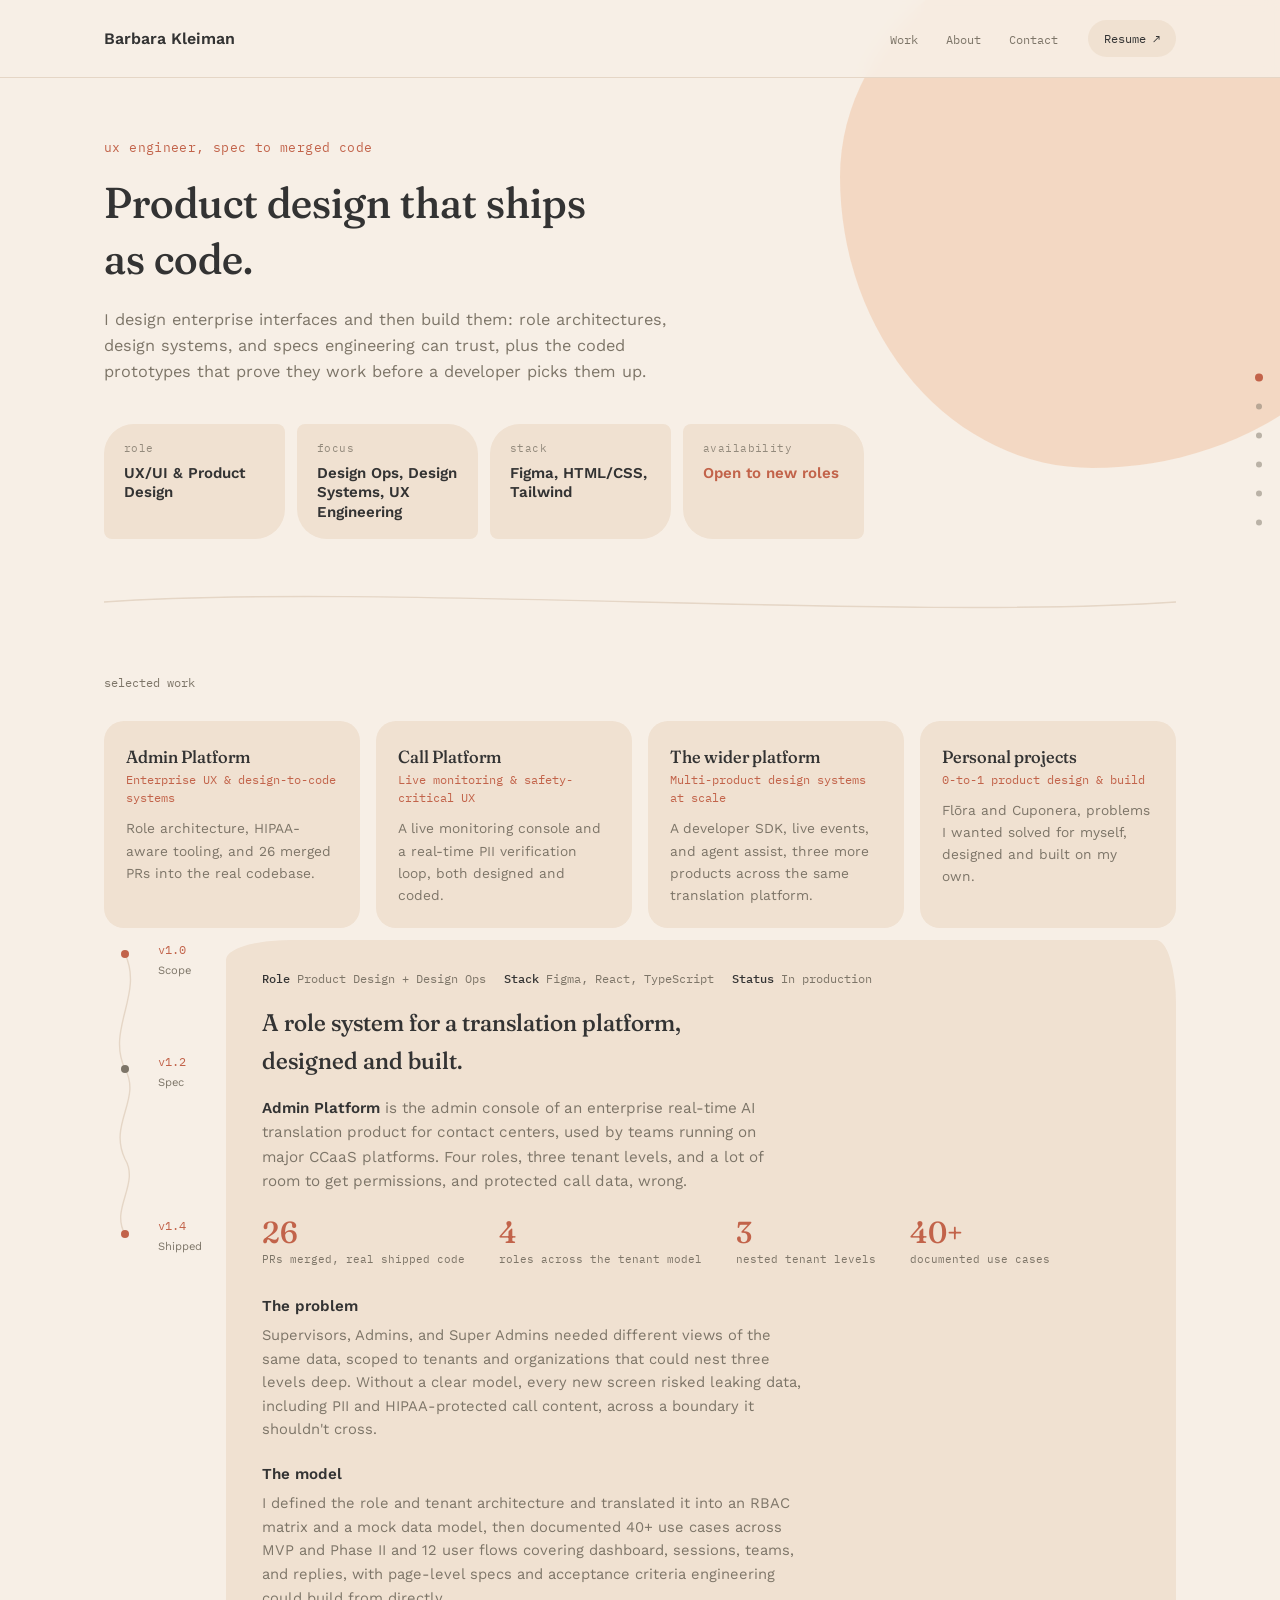
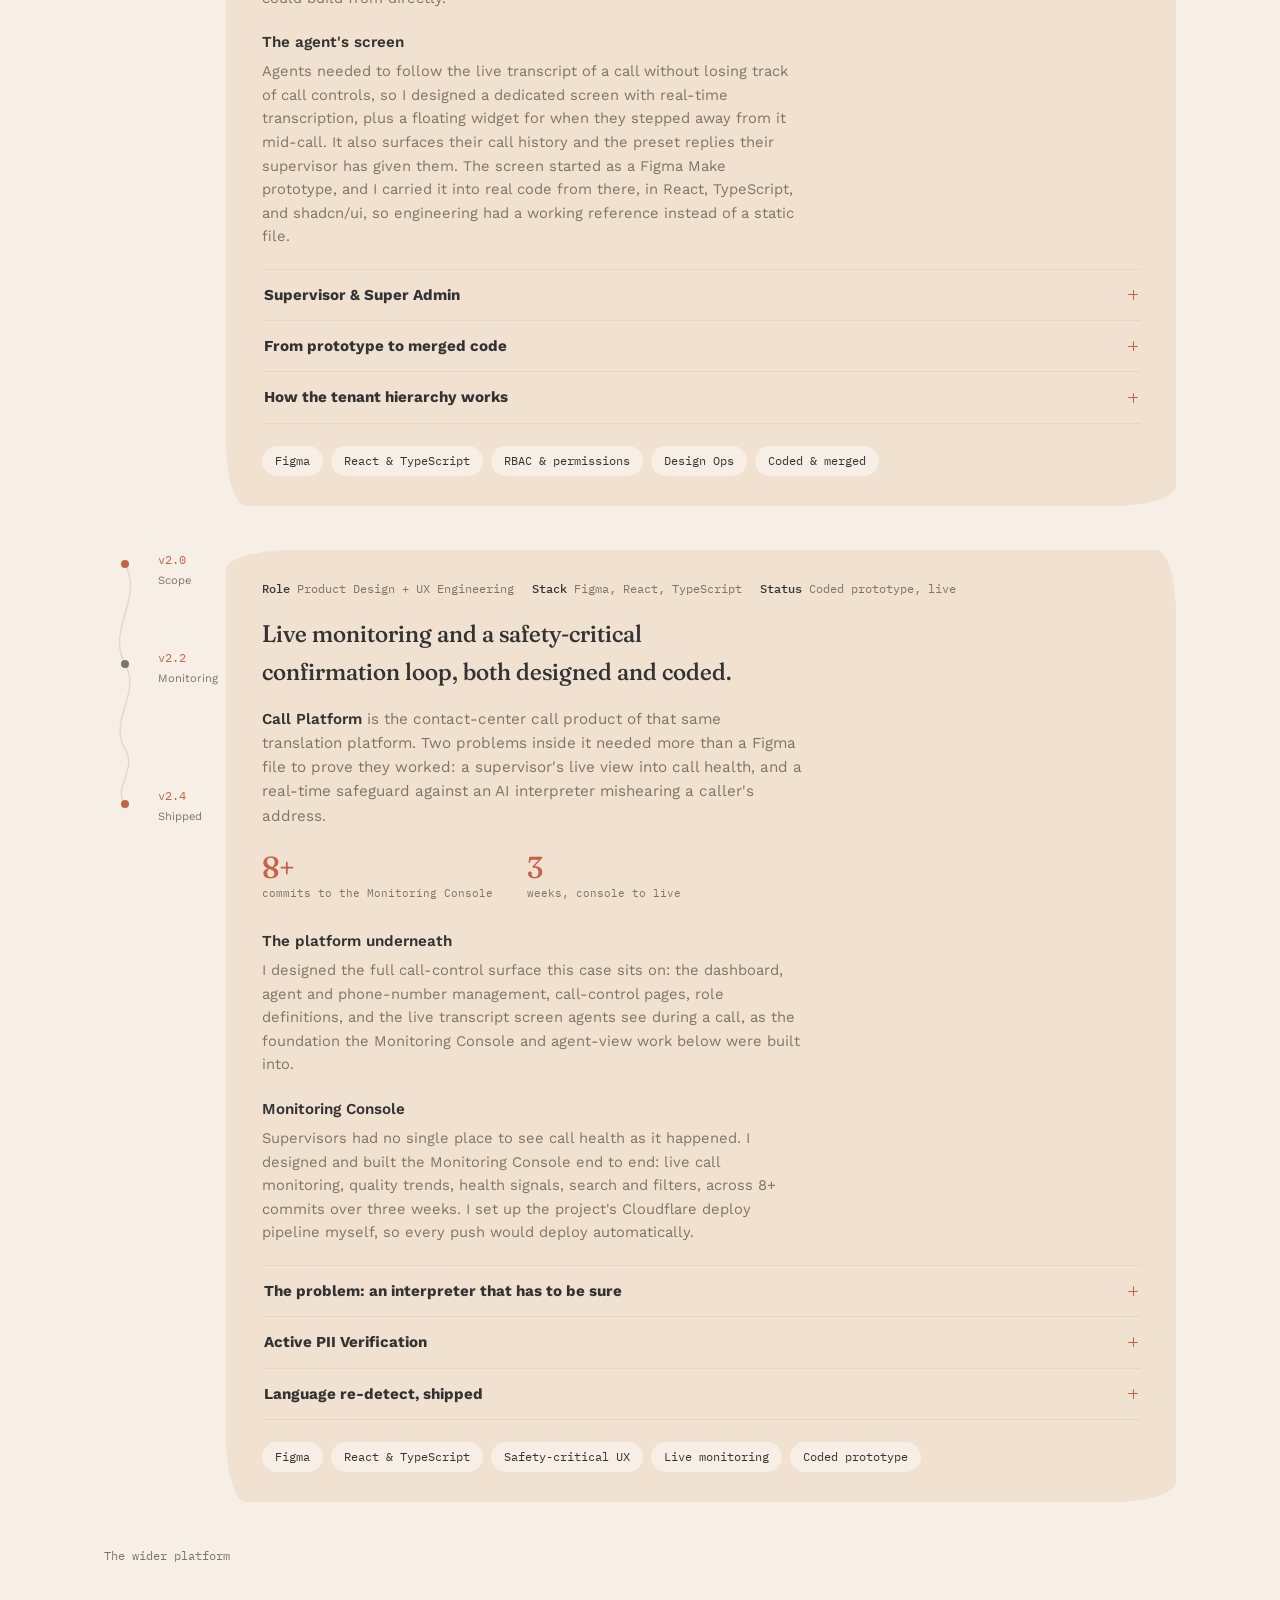
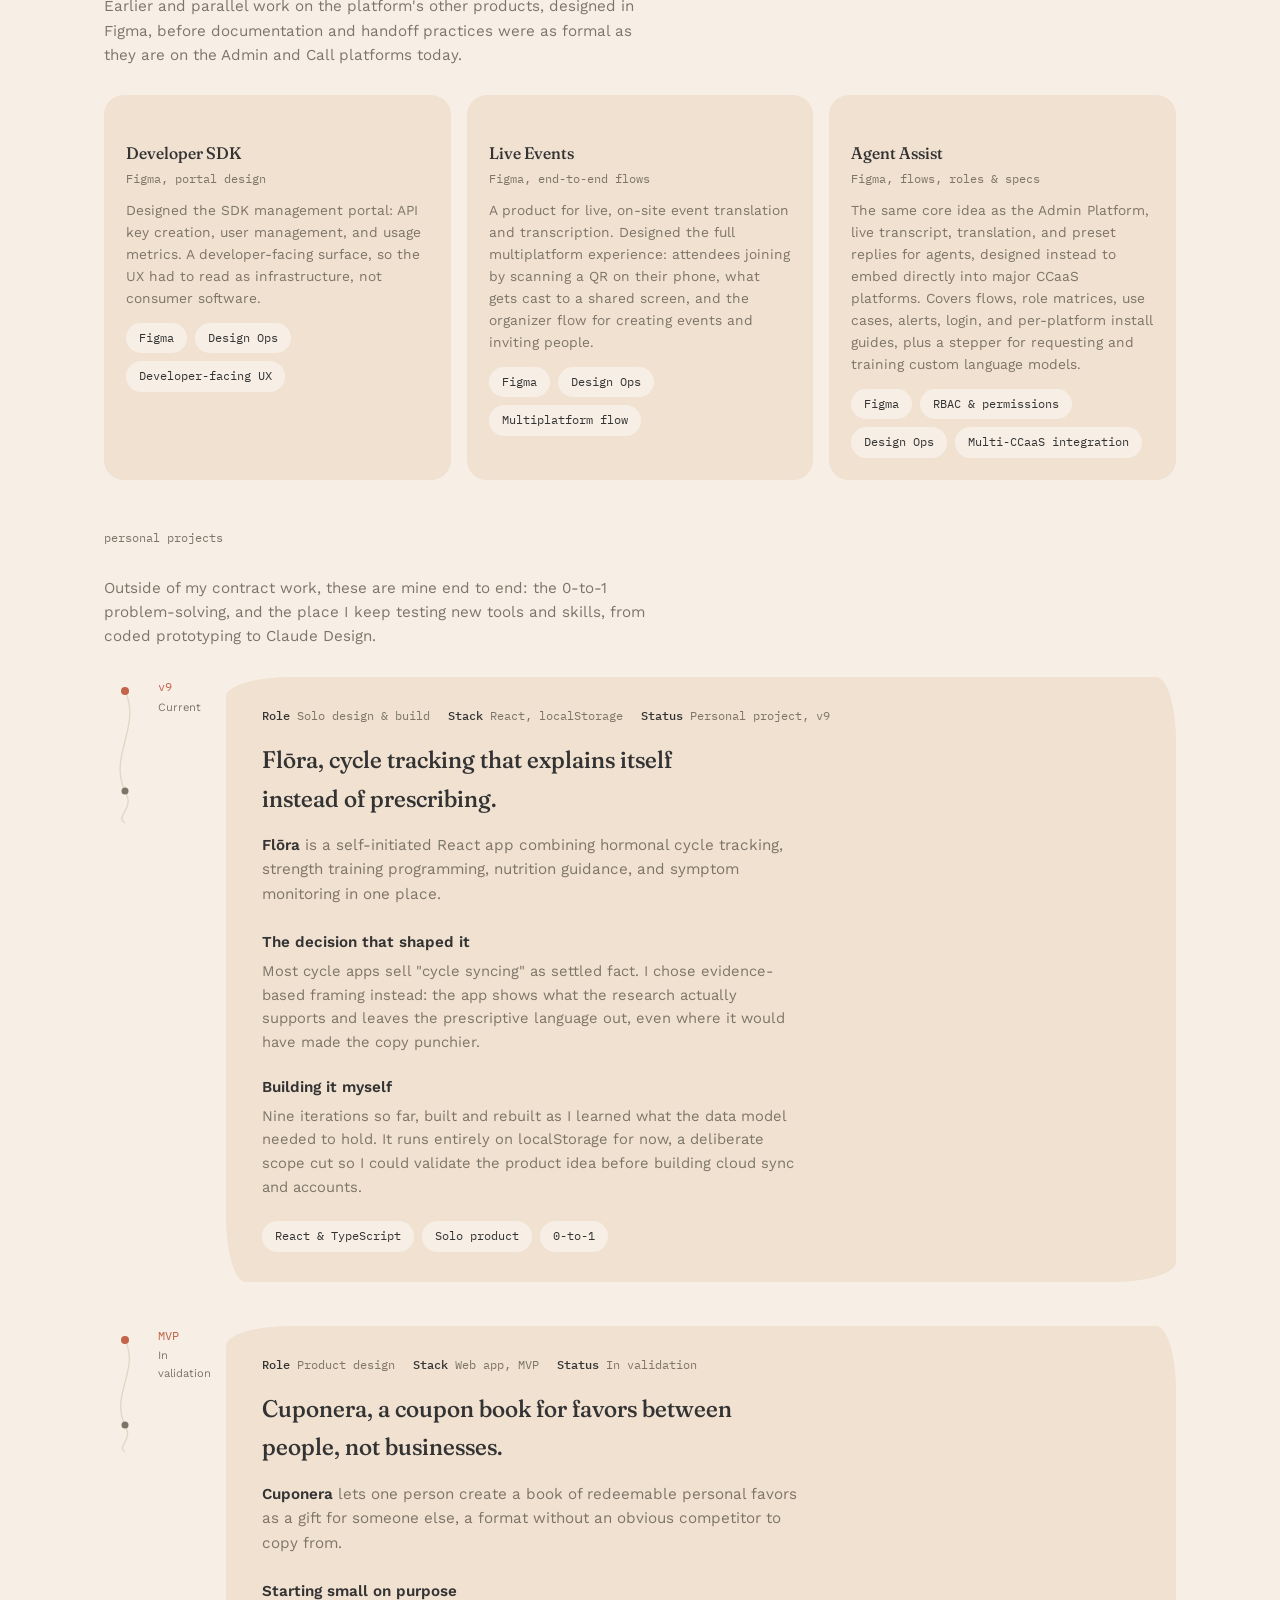
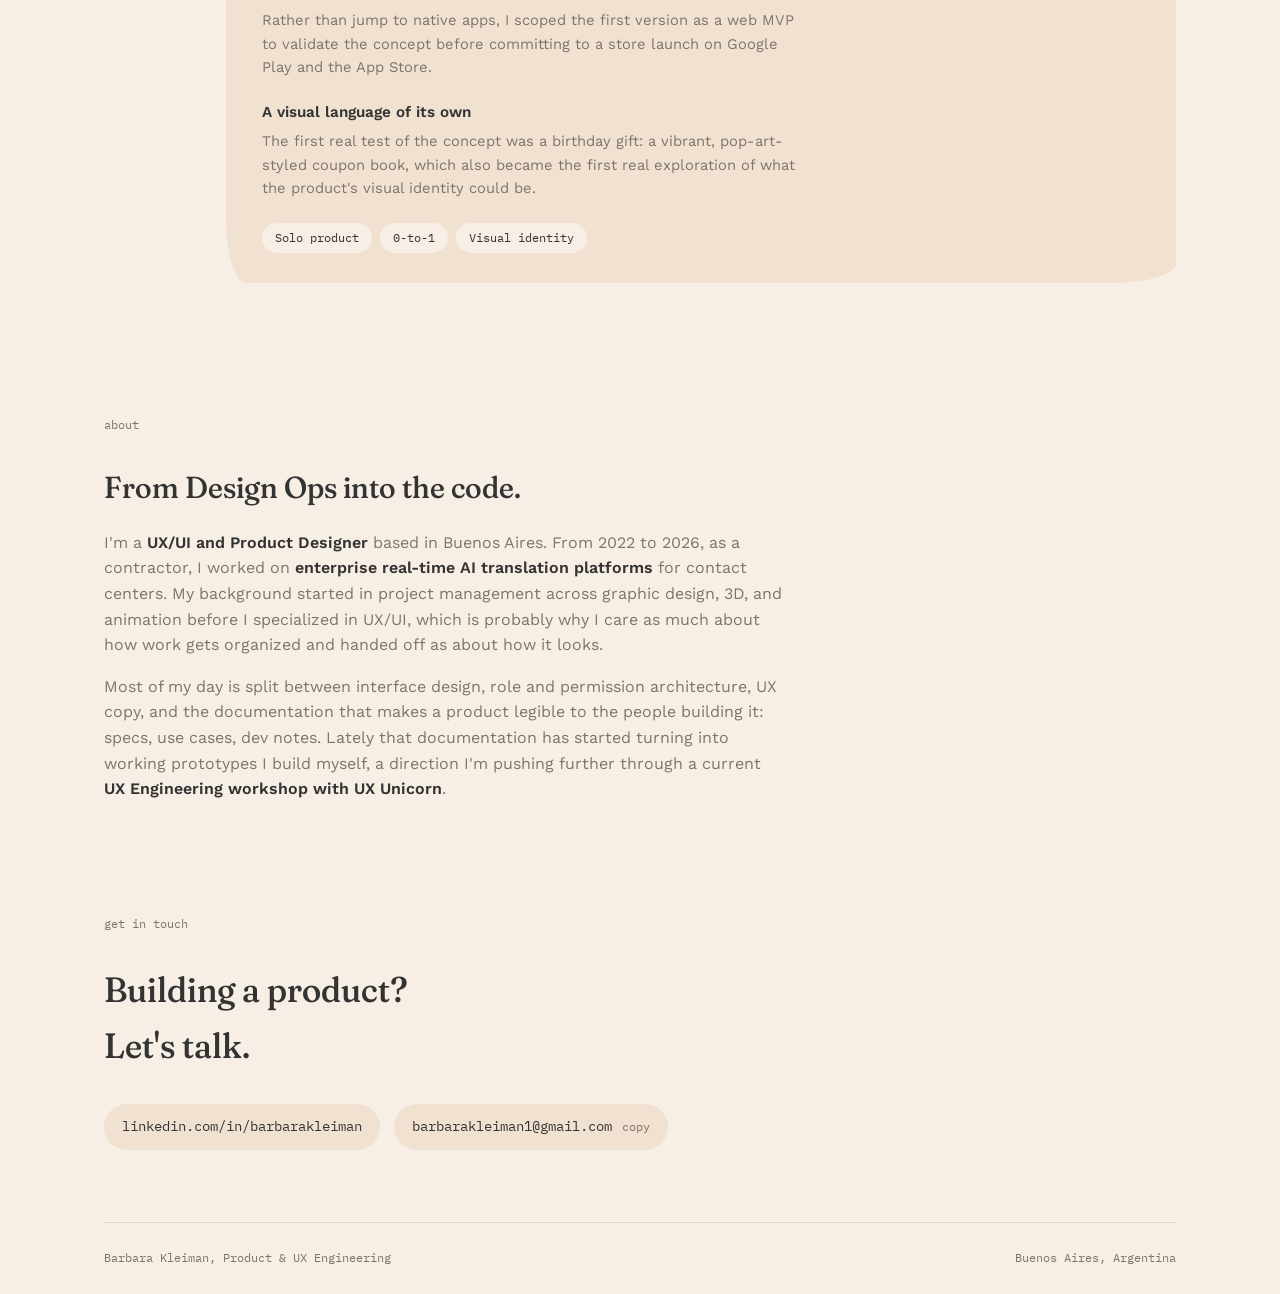
<file: index.html>
<!doctype html>
<html lang="en">
<head>
<meta charset="utf-8">
<meta name="viewport" content="width=device-width,initial-scale=1,viewport-fit=cover">
<title>Barbara Kleiman, UX/UI &amp; Product Designer</title>
<meta name="description" content="Barbara Kleiman designs enterprise interfaces and ships them as code: role architecture, design systems, and coded prototypes for an enterprise real-time AI translation platform.">
<meta name="author" content="Barbara Kleiman">
<meta property="og:title" content="Barbara Kleiman, UX/UI &amp; Product Designer">
<meta property="og:description" content="Product design that ships as code. Case studies on role architecture, design systems, and coded prototypes.">
<meta property="og:type" content="website">
<meta name="twitter:card" content="summary">
<link rel="preconnect" href="https://fonts.googleapis.com">
<link rel="preconnect" href="https://fonts.gstatic.com" crossorigin>
<link rel="stylesheet" href="https://fonts.googleapis.com/css2?family=Fraunces:ital,opsz,wght,SOFT,WONK@0,9..144,500,0,0&family=Work+Sans:wght@400;500;600&family=IBM+Plex+Mono:wght@400;500&display=swap">
<link rel="stylesheet" href="styles.css">
</head>
<body>
<header class="nav">
  <div class="nav-inner">
    <a class="nav-name" href="#top">Barbara Kleiman</a>
    <div style="display:flex;align-items:center;gap:30px">
      <ul class="nav-links">
        <li><a href="#work">Work</a></li>
        <li><a href="#about">About</a></li>
        <li><a href="#contact">Contact</a></li>
      </ul>
      <a class="nav-cv" href="assets/Barbara_Kleiman_CV_EN.pdf" target="_blank" rel="noopener">Resume ↗</a>
    </div>
  </div>
</header>

<nav class="side-index" id="sideIndex">
  <a class="item" data-target="case-admin-platform"><span class="lbl">Admin Platform</span><span class="dot"></span></a>
  <a class="item" data-target="case-call-platform"><span class="lbl">Call Platform</span><span class="dot"></span></a>
  <a class="item" data-target="platform-family"><span class="lbl">The wider platform</span><span class="dot"></span></a>
  <a class="item" data-target="personal-projects"><span class="lbl">Personal projects</span><span class="dot"></span></a>
  <a class="item" data-target="about"><span class="lbl">About</span><span class="dot"></span></a>
  <a class="item" data-target="contact"><span class="lbl">Contact</span><span class="dot"></span></a>
</nav>

<div class="shell" id="top">
  <div class="blob"></div>

  <section class="hero">
    <div class="eyebrow mono">ux engineer, spec to merged code</div>
    <h1 class="display">Product design that ships as code.</h1>
    <p>I design enterprise interfaces and then build them: role architectures, design systems, and specs engineering can trust, plus the coded prototypes that prove they work before a developer picks them up.</p>
    <div class="hero-meta">
      <div><span class="k">role</span><span class="v">UX/UI &amp; Product Design</span></div>
      <div><span class="k">focus</span><span class="v">Design Ops, Design Systems, UX Engineering</span></div>
      <div><span class="k">stack</span><span class="v">Figma, HTML/CSS, Tailwind</span></div>
      <div><span class="k">availability</span><span class="v" style="color:var(--shout)">Open to new roles</span></div>
    </div>
  </section>

  <div class="curve-divider">
    <svg viewBox="0 0 1072 46" preserveAspectRatio="none"><path d="M0 23 C 268 4, 804 42, 1072 23" stroke="var(--line)" stroke-width="1.4" fill="none"/></svg>
  </div>

  <section id="work">
    <div class="section-label mono">selected work</div>

    <div class="overview-grid">
      <a class="overview-card" data-target="case-admin-platform" href="#case-admin-platform">
        <span class="oc-name display">Admin Platform</span>
        <span class="oc-skill">Enterprise UX &amp; design-to-code systems</span>
        <p class="oc-desc">Role architecture, HIPAA-aware tooling, and 26 merged PRs into the real codebase.</p>
      </a>
      <a class="overview-card" data-target="case-call-platform" href="#case-call-platform">
        <span class="oc-name display">Call Platform</span>
        <span class="oc-skill">Live monitoring &amp; safety-critical UX</span>
        <p class="oc-desc">A live monitoring console and a real-time PII verification loop, both designed and coded.</p>
      </a>
      <a class="overview-card" data-target="platform-family" href="#platform-family">
        <span class="oc-name display">The wider platform</span>
        <span class="oc-skill">Multi-product design systems at scale</span>
        <p class="oc-desc">A developer SDK, live events, and agent assist, three more products across the same translation platform.</p>
      </a>
      <a class="overview-card" data-target="personal-projects" href="#personal-projects">
        <span class="oc-name display">Personal projects</span>
        <span class="oc-skill">0-to-1 product design &amp; build</span>
        <p class="oc-desc">Flōra and Cuponera, problems I wanted solved for myself, designed and built on my own.</p>
      </a>
    </div>

    <!-- CASE: ADMIN PLATFORM -->
    <article class="case" id="case-admin-platform">
      <div class="curve-col">
        <svg width="42" height="300" viewBox="0 0 42 300" fill="none">
          <path class="curve-path" d="M21 10 C 40 50, 2 85, 21 125 C 38 155, 4 180, 21 215 C 36 240, 6 265, 21 290" stroke="var(--line)" stroke-width="1.4"/>
          <path class="curve-fill" d="M21 10 C 40 50, 2 85, 21 125 C 38 155, 4 180, 21 215 C 36 240, 6 265, 21 290" stroke="var(--shout)" stroke-width="1.6" fill="none"/>
          <circle cx="21" cy="10" r="4" fill="var(--shout)"/><circle cx="21" cy="125" r="4" fill="var(--ink-soft)"/><circle cx="21" cy="290" r="4" fill="var(--shout)"/>
        </svg>
        <div class="vpoint" style="top:0"><div class="num mono">v1.0</div><div class="lbl">Scope</div></div>
        <div class="vpoint" style="top:112px"><div class="num mono">v1.2</div><div class="lbl">Spec</div></div>
        <div class="vpoint" style="top:276px"><div class="num mono">v1.4</div><div class="lbl">Shipped</div></div>
      </div>
      <div class="body">
        <div class="meta-row"><span><b>Role</b> Product Design + Design Ops</span><span><b>Stack</b> Figma, React, TypeScript</span><span><b>Status</b> In production</span></div>
        <h2 class="display">A role system for a translation platform, designed and built.</h2>
        <p class="kicker"><strong>Admin Platform</strong> is the admin console of an enterprise real-time AI translation product for contact centers, used by teams running on major CCaaS platforms. Four roles, three tenant levels, and a lot of room to get permissions, and protected call data, wrong.</p>

        <div class="stat-row">
          <div class="stat"><span class="num display">26</span><span class="lbl">PRs merged, real shipped code</span></div>
          <div class="stat"><span class="num display">4</span><span class="lbl">roles across the tenant model</span></div>
          <div class="stat"><span class="num display">3</span><span class="lbl">nested tenant levels</span></div>
          <div class="stat"><span class="num display">40+</span><span class="lbl">documented use cases</span></div>
        </div>

        <div class="block">
          <h3>The problem</h3>
          <p>Supervisors, Admins, and Super Admins needed different views of the same data, scoped to tenants and organizations that could nest three levels deep. Without a clear model, every new screen risked leaking data, including PII and HIPAA-protected call content, across a boundary it shouldn't cross.</p>
        </div>
        <div class="block">
          <h3>The model</h3>
          <p>I defined the role and tenant architecture and translated it into an RBAC matrix and a mock data model, then documented 40+ use cases across MVP and Phase II and 12 user flows covering dashboard, sessions, teams, and replies, with page-level specs and acceptance criteria engineering could build from directly.</p>
        </div>
        <div class="block">
          <h3>The agent's screen</h3>
          <p>Agents needed to follow the live transcript of a call without losing track of call controls, so I designed a dedicated screen with real-time transcription, plus a floating widget for when they stepped away from it mid-call. It also surfaces their call history and the preset replies their supervisor has given them. The screen started as a Figma Make prototype, and I carried it into real code from there, in React, TypeScript, and shadcn/ui, so engineering had a working reference instead of a static file.</p>
        </div>

        <div class="mini-accordion">
          <div class="mini-item">
            <div class="mini-head" onclick="toggleMini('mi-admin-1', this)"><h3>Supervisor &amp; Super Admin</h3><span class="plus mono">+</span></div>
            <div class="mini-body" id="mi-admin-1"><div class="mini-body-inner"><p>On the other side, Supervisors and Super Admins needed full operational control: reviewing sessions, managing preset replies, teams, languages, settings, and custom model assignment, without that control ever exposing protected call content. I designed and built an audit log viewer, a HIPAA toggle, and a retention policy selector as first-class parts of each portal, not bolted on after the fact.</p></div></div>
          </div>
          <div class="mini-item">
            <div class="mini-head" onclick="toggleMini('mi-admin-2', this)"><h3>From prototype to merged code</h3><span class="plus mono">+</span></div>
            <div class="mini-body" id="mi-admin-2"><div class="mini-body-inner"><p>This isn't a standalone mockup. It's 26 of my PRs merged into the real shared codebase, reviewed and merged by the engineering team. It lives on a parallel redesign track rather than having replaced production yet, but it was built, reviewed, and shipped the way real product code is.</p></div></div>
          </div>
          <div class="mini-item">
            <div class="mini-head" onclick="toggleMini('mi-admin-3', this)"><h3>How the tenant hierarchy works</h3><span class="plus mono">+</span></div>
            <div class="mini-body" id="mi-admin-3"><div class="mini-body-inner">
              <div class="diagram" role="img" aria-label="Tenant hierarchy: Platform at level zero, Tenant at level one, Organization at level two, with four roles spanning levels one and two.">
                <svg viewBox="0 0 760 180" width="100%" height="180">
                  <defs>
                    <marker id="arrow" viewBox="0 0 10 10" refX="9" refY="5" markerWidth="6" markerHeight="6" orient="auto-start-reverse">
                      <path d="M0,0 L10,5 L0,10 z" fill="var(--ink-soft)"/>
                    </marker>
                  </defs>
                  <line x1="110" y1="90" x2="300" y2="90" stroke="var(--line)" stroke-width="1.5" marker-end="url(#arrow)"/>
                  <line x1="410" y1="90" x2="600" y2="90" stroke="var(--line)" stroke-width="1.5" marker-end="url(#arrow)"/>
                  <rect x="10" y="55" width="100" height="70" rx="12" fill="var(--panel)" stroke="var(--line)"/>
                  <text x="60" y="84" text-anchor="middle" fill="var(--ink-soft)" font-family="IBM Plex Mono" font-size="10">level 0</text>
                  <text x="60" y="102" text-anchor="middle" fill="var(--ink)" font-family="Work Sans" font-size="13">Platform</text>
                  <rect x="310" y="40" width="100" height="100" rx="12" fill="var(--blob)" stroke="var(--shout)"/>
                  <text x="360" y="72" text-anchor="middle" fill="var(--shout)" font-family="IBM Plex Mono" font-size="10">level 1</text>
                  <text x="360" y="92" text-anchor="middle" fill="var(--ink)" font-family="Work Sans" font-size="13">Tenant</text>
                  <text x="360" y="112" text-anchor="middle" fill="var(--ink-soft)" font-family="Work Sans" font-size="10">Super Admin, Admin</text>
                  <rect x="610" y="40" width="140" height="100" rx="12" fill="var(--blob)" stroke="var(--shout)"/>
                  <text x="680" y="72" text-anchor="middle" fill="var(--shout)" font-family="IBM Plex Mono" font-size="10">level 2</text>
                  <text x="680" y="92" text-anchor="middle" fill="var(--ink)" font-family="Work Sans" font-size="13">Organization</text>
                  <text x="680" y="112" text-anchor="middle" fill="var(--ink-soft)" font-family="Work Sans" font-size="10">+ Supervisor, Agent</text>
                </svg>
              </div>
            </div></div>
          </div>
        </div>

        <div class="taglist">
          <span class="tag">Figma</span><span class="tag">React &amp; TypeScript</span><span class="tag">RBAC &amp; permissions</span><span class="tag">Design Ops</span><span class="tag">Coded &amp; merged</span>
        </div>
      </div>
    </article>

    <!-- CASE: CALL PLATFORM -->
    <article class="case" id="case-call-platform">
      <div class="curve-col">
        <svg width="42" height="260" viewBox="0 0 42 260" fill="none">
          <path class="curve-path" d="M21 10 C 40 45, 2 75, 21 110 C 38 140, 4 165, 21 195 C 34 215, 8 235, 21 250" stroke="var(--line)" stroke-width="1.4"/>
          <path class="curve-fill" d="M21 10 C 40 45, 2 75, 21 110 C 38 140, 4 165, 21 195 C 34 215, 8 235, 21 250" stroke="var(--shout)" stroke-width="1.6" fill="none"/>
          <circle cx="21" cy="10" r="4" fill="var(--shout)"/><circle cx="21" cy="110" r="4" fill="var(--ink-soft)"/><circle cx="21" cy="250" r="4" fill="var(--shout)"/>
        </svg>
        <div class="vpoint" style="top:0"><div class="num mono">v2.0</div><div class="lbl">Scope</div></div>
        <div class="vpoint" style="top:98px"><div class="num mono">v2.2</div><div class="lbl">Monitoring</div></div>
        <div class="vpoint" style="top:236px"><div class="num mono">v2.4</div><div class="lbl">Shipped</div></div>
      </div>
      <div class="body">
        <div class="meta-row"><span><b>Role</b> Product Design + UX Engineering</span><span><b>Stack</b> Figma, React, TypeScript</span><span><b>Status</b> Coded prototype, live</span></div>
        <h2 class="display">Live monitoring and a safety-critical confirmation loop, both designed and coded.</h2>
        <p class="kicker"><strong>Call Platform</strong> is the contact-center call product of that same translation platform. Two problems inside it needed more than a Figma file to prove they worked: a supervisor's live view into call health, and a real-time safeguard against an AI interpreter mishearing a caller's address.</p>

        <div class="stat-row">
          <div class="stat"><span class="num display">8+</span><span class="lbl">commits to the Monitoring Console</span></div>
          <div class="stat"><span class="num display">3</span><span class="lbl">weeks, console to live</span></div>
        </div>

        <div class="block">
          <h3>The platform underneath</h3>
          <p>I designed the full call-control surface this case sits on: the dashboard, agent and phone-number management, call-control pages, role definitions, and the live transcript screen agents see during a call, as the foundation the Monitoring Console and agent-view work below were built into.</p>
        </div>
        <div class="block">
          <h3>Monitoring Console</h3>
          <p>Supervisors had no single place to see call health as it happened. I designed and built the Monitoring Console end to end: live call monitoring, quality trends, health signals, search and filters, across 8+ commits over three weeks. I set up the project's Cloudflare deploy pipeline myself, so every push would deploy automatically.</p>
        </div>

        <div class="mini-accordion">
          <div class="mini-item">
            <div class="mini-head" onclick="toggleMini('mi-call-1', this)"><h3>The problem: an interpreter that has to be sure</h3><span class="plus mono">+</span></div>
            <div class="mini-body" id="mi-call-1"><div class="mini-body-inner"><p>In the agent view, the real-time screen of the Call Platform, an AI interpreter can mishear a caller's address or phone number mid-call. Passing that through unverified is a real risk, more so on a 911 or other time-critical line. Asking the caller to repeat it wasn't enough on its own: the fix needed a confirmation flow an agent could trigger instantly without derailing the call.</p></div></div>
          </div>
          <div class="mini-item">
            <div class="mini-head" onclick="toggleMini('mi-call-2', this)"><h3>Active PII Verification</h3><span class="plus mono">+</span></div>
            <div class="mini-body" id="mi-call-2"><div class="mini-body-inner"><p>I designed and coded the confirmation loop myself, reusing the agent view's real production components rather than a disconnected mockup: an agent-initiated trigger (a side-panel button or a <code>/verify address</code> command), a live confirm/cancel flow, and two different attempt caps depending on urgency, four attempts for enterprise calls, two for time-critical ones. I scoped what wasn't ready yet just as deliberately: no fabricated confidence score, no auto-trigger until Engineering confirms the latency it would need.</p></div></div>
          </div>
          <div class="mini-item">
            <div class="mini-head" onclick="toggleMini('mi-call-3', this)"><h3>Language re-detect, shipped</h3><span class="plus mono">+</span></div>
            <div class="mini-body" id="mi-call-3"><div class="mini-body-inner"><p>Inside the same prototype I designed and built the language re-detect flow: trigger, status pill, confirm/cancel, tab lockout for a wrong-language call. The engineering team built the production version directly from this interaction spec.</p></div></div>
          </div>
        </div>

        <div class="taglist">
          <span class="tag">Figma</span><span class="tag">React &amp; TypeScript</span><span class="tag">Safety-critical UX</span><span class="tag">Live monitoring</span><span class="tag">Coded prototype</span>
        </div>
      </div>
    </article>

    <!-- PLATFORM FAMILY -->
    <div class="section-label mono" id="platform-family" style="margin-top:8px">The wider platform</div>
    <p class="subsection-intro">Earlier and parallel work on the platform's other products, designed in Figma, before documentation and handoff practices were as formal as they are on the Admin and Call platforms today.</p>

    <div class="family-grid">
      <div class="family-card">
        <h4 class="display">Developer SDK</h4>
        <span class="fc-role">Figma, portal design</span>
        <p>Designed the SDK management portal: API key creation, user management, and usage metrics. A developer-facing surface, so the UX had to read as infrastructure, not consumer software.</p>
        <div class="taglist"><span class="tag">Figma</span><span class="tag">Design Ops</span><span class="tag">Developer-facing UX</span></div>
      </div>
      <div class="family-card">
        <h4 class="display">Live Events</h4>
        <span class="fc-role">Figma, end-to-end flows</span>
        <p>A product for live, on-site event translation and transcription. Designed the full multiplatform experience: attendees joining by scanning a QR on their phone, what gets cast to a shared screen, and the organizer flow for creating events and inviting people.</p>
        <div class="taglist"><span class="tag">Figma</span><span class="tag">Design Ops</span><span class="tag">Multiplatform flow</span></div>
      </div>
      <div class="family-card">
        <h4 class="display">Agent Assist</h4>
        <span class="fc-role">Figma, flows, roles &amp; specs</span>
        <p>The same core idea as the Admin Platform, live transcript, translation, and preset replies for agents, designed instead to embed directly into major CCaaS platforms. Covers flows, role matrices, use cases, alerts, login, and per-platform install guides, plus a stepper for requesting and training custom language models.</p>
        <div class="taglist"><span class="tag">Figma</span><span class="tag">RBAC &amp; permissions</span><span class="tag">Design Ops</span><span class="tag">Multi-CCaaS integration</span></div>
      </div>
    </div>

    <!-- PERSONAL PROJECTS -->
    <div class="section-label mono" id="personal-projects">personal projects</div>
    <p class="subsection-intro">Outside of my contract work, these are mine end to end: the 0-to-1 problem-solving, and the place I keep testing new tools and skills, from coded prototyping to Claude Design.</p>

    <article class="case">
      <div class="curve-col">
        <svg width="42" height="150" viewBox="0 0 42 150" fill="none">
          <path class="curve-path" d="M21 10 C 38 45, 4 75, 21 110 C 32 128, 10 135, 21 142" stroke="var(--line)" stroke-width="1.4"/>
          <path class="curve-fill" d="M21 10 C 38 45, 4 75, 21 110 C 32 128, 10 135, 21 142" stroke="var(--shout)" stroke-width="1.6" fill="none"/>
          <circle cx="21" cy="10" r="4" fill="var(--shout)"/><circle cx="21" cy="110" r="3.5" fill="var(--ink-soft)"/>
        </svg>
        <div class="vpoint" style="top:0"><div class="num mono">v9</div><div class="lbl">Current</div></div>
      </div>
      <div class="body">
        <div class="meta-row"><span><b>Role</b> Solo design &amp; build</span><span><b>Stack</b> React, localStorage</span><span><b>Status</b> Personal project, v9</span></div>
        <h2 class="display">Flōra, cycle tracking that explains itself instead of prescribing.</h2>
        <p class="kicker"><strong>Flōra</strong> is a self-initiated React app combining hormonal cycle tracking, strength training programming, nutrition guidance, and symptom monitoring in one place.</p>
        <div class="block">
          <h3>The decision that shaped it</h3>
          <p>Most cycle apps sell "cycle syncing" as settled fact. I chose evidence-based framing instead: the app shows what the research actually supports and leaves the prescriptive language out, even where it would have made the copy punchier.</p>
        </div>
        <div class="block">
          <h3>Building it myself</h3>
          <p>Nine iterations so far, built and rebuilt as I learned what the data model needed to hold. It runs entirely on localStorage for now, a deliberate scope cut so I could validate the product idea before building cloud sync and accounts.</p>
        </div>
        <div class="taglist"><span class="tag">React &amp; TypeScript</span><span class="tag">Solo product</span><span class="tag">0-to-1</span></div>
      </div>
    </article>

    <article class="case">
      <div class="curve-col">
        <svg width="42" height="130" viewBox="0 0 42 130" fill="none">
          <path class="curve-path" d="M21 10 C 36 40, 6 65, 21 95 C 30 110, 12 116, 21 122" stroke="var(--line)" stroke-width="1.4"/>
          <path class="curve-fill" d="M21 10 C 36 40, 6 65, 21 95 C 30 110, 12 116, 21 122" stroke="var(--shout)" stroke-width="1.6" fill="none"/>
          <circle cx="21" cy="10" r="4" fill="var(--shout)"/><circle cx="21" cy="95" r="3.5" fill="var(--ink-soft)"/>
        </svg>
        <div class="vpoint" style="top:0"><div class="num mono">MVP</div><div class="lbl">In validation</div></div>
      </div>
      <div class="body">
        <div class="meta-row"><span><b>Role</b> Product design</span><span><b>Stack</b> Web app, MVP</span><span><b>Status</b> In validation</span></div>
        <h2 class="display">Cuponera, a coupon book for favors between people, not businesses.</h2>
        <p class="kicker"><strong>Cuponera</strong> lets one person create a book of redeemable personal favors as a gift for someone else, a format without an obvious competitor to copy from.</p>
        <div class="block">
          <h3>Starting small on purpose</h3>
          <p>Rather than jump to native apps, I scoped the first version as a web MVP to validate the concept before committing to a store launch on Google Play and the App Store.</p>
        </div>
        <div class="block">
          <h3>A visual language of its own</h3>
          <p>The first real test of the concept was a birthday gift: a vibrant, pop-art-styled coupon book, which also became the first real exploration of what the product's visual identity could be.</p>
        </div>
        <div class="taglist"><span class="tag">Solo product</span><span class="tag">0-to-1</span><span class="tag">Visual identity</span></div>
      </div>
    </article>
  </section>

  <section id="about" class="about">
    <div class="section-label mono">about</div>
    <h2 class="display" style="font-size:clamp(1.5rem,3vw,1.9rem);margin-bottom:18px">From Design Ops into the code.</h2>
    <p>I'm a <strong>UX/UI and Product Designer</strong> based in Buenos Aires. From 2022 to 2026, as a contractor, I worked on <strong>enterprise real-time AI translation platforms</strong> for contact centers. My background started in project management across graphic design, 3D, and animation before I specialized in UX/UI, which is probably why I care as much about how work gets organized and handed off as about how it looks.</p>
    <p>Most of my day is split between interface design, role and permission architecture, UX copy, and the documentation that makes a product legible to the people building it: specs, use cases, dev notes. Lately that documentation has started turning into working prototypes I build myself, a direction I'm pushing further through a current <strong>UX Engineering workshop with UX Unicorn</strong>.</p>
  </section>

  <section id="contact" class="contact">
    <div class="section-label mono" style="margin-top:0">get in touch</div>
    <h2 class="display">Building a product? Let's talk.</h2>
    <div class="contact-row">
      <span class="pill"><a href="https://linkedin.com/in/barbarakleiman" target="_blank" rel="noopener">linkedin.com/in/barbarakleiman</a></span>
      <span class="pill" id="emailPill">barbarakleiman1@gmail.com <button type="button" onclick="copyEmail(this)">copy</button></span>
    </div>
  </section>

  <footer>
    <span>Barbara Kleiman, Product &amp; UX Engineering</span>
    <span>Buenos Aires, Argentina</span>
  </footer>
</div>

<div class="filter-pill" id="filterPill">
  <span id="filterPillText"></span>
  <button type="button" onclick="clearTagFilter()">clear ×</button>
</div>


<script src="app.js"></script>
</body>
</html>
</file>
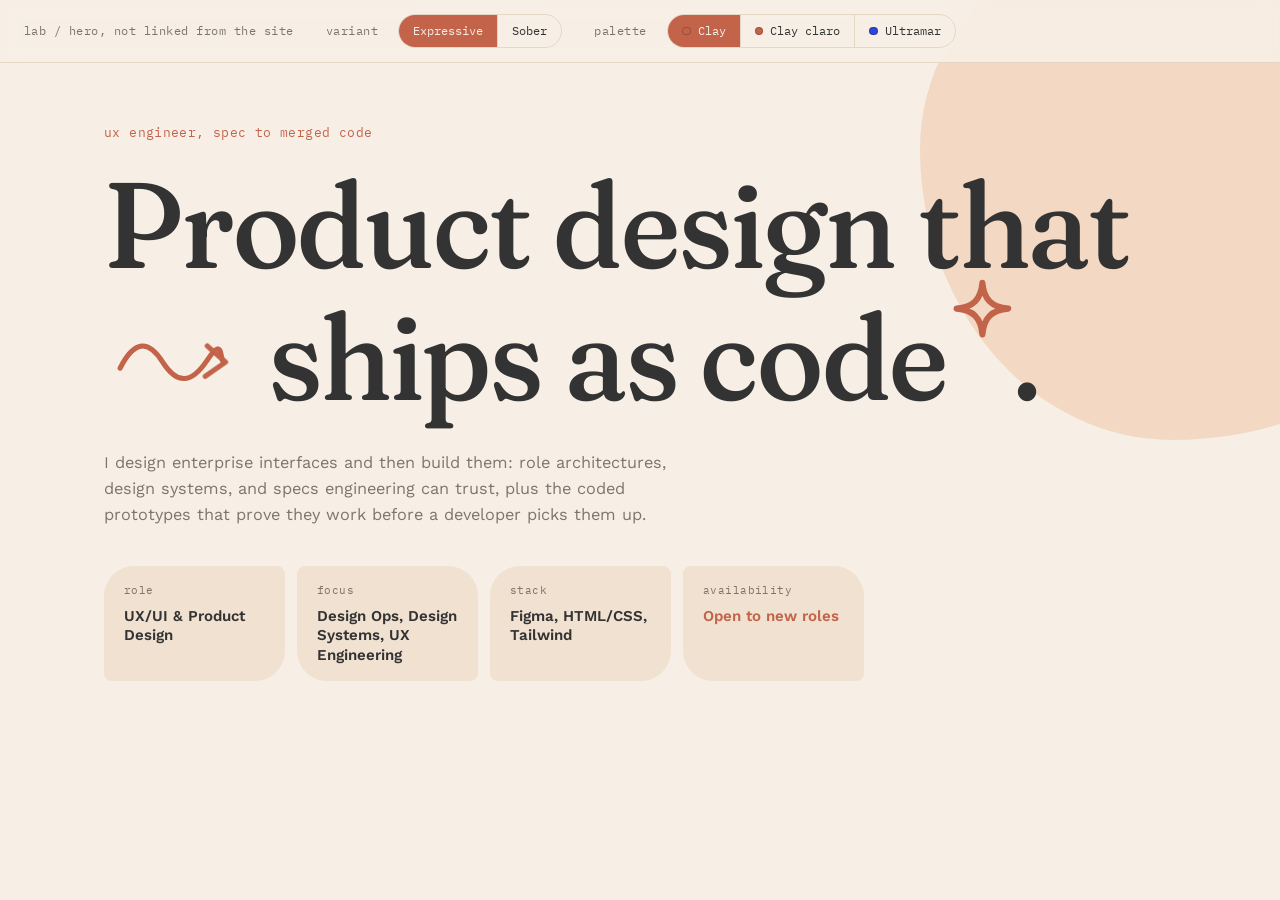
<file: lab/hero.html>
<!doctype html>
<html lang="en" data-variant="expressive" data-palette="clay">
<head>
<meta charset="utf-8">
<meta name="viewport" content="width=device-width,initial-scale=1,viewport-fit=cover">
<meta name="robots" content="noindex,nofollow">
<title>Hero lab, Barbara Kleiman</title>
<link rel="preconnect" href="https://fonts.googleapis.com">
<link rel="preconnect" href="https://fonts.gstatic.com" crossorigin>
<link rel="stylesheet" href="https://fonts.googleapis.com/css2?family=Fraunces:ital,opsz,wght,SOFT,WONK@0,9..144,500,0,0&family=Work+Sans:wght@400;500;600&family=IBM+Plex+Mono:wght@400;500&display=swap">
<style>
/* Palettes. Clay = current site tokens. Clay claro: all tokens given except ink-soft,
   kept equal to Clay [EDITABLE]. Ultramar: bg and accent given, the remaining
   tokens (ink-soft, line, panel, blob) are derived [EDITABLE]. */
:root,
:root[data-palette="clay"]{
  --bg:#f7efe6; --ink:#333333; --ink-soft:#7d7568; --line:#e5d6c6;
  --shout:#c2634a; --panel:#f0e1d1; --blob:#f1c7a8;
  color-scheme:light;
}
:root[data-palette="clay-claro"]{
  --bg:#fdfbf8; --ink:#333333; --ink-soft:#7d7568; --line:#ece3d8;
  --shout:#c2634a; --panel:#f6eee6; --blob:#f5d5bd;
}
:root[data-palette="ultramar"]{
  --bg:#f3f1ec; --ink:#333333; --ink-soft:#6b6a75; --line:#dcd8d0;
  --shout:#2f45d4; --panel:#e8e7ee; --blob:#c5cdf3;
}

*{box-sizing:border-box}
body{
  margin:0; background:var(--bg); color:var(--ink);
  font-family:'Work Sans',Arial,sans-serif; font-size:16px; line-height:1.6;
  position:relative; overflow-x:hidden;
  transition:background-color .3s ease, color .3s ease;
}
h1{margin:0}
.display{font-family:'Fraunces',Georgia,serif;font-weight:500;font-variation-settings:'opsz' 72,'SOFT' 60,'WONK' 0;color:var(--ink)}
.mono{font-family:'IBM Plex Mono',ui-monospace,monospace}
::selection{background:var(--blob);color:var(--ink)}
:focus-visible{outline:2px solid var(--shout);outline-offset:3px;border-radius:2px}

/* lab toolbar */
.lab-bar{
  position:sticky; top:0; z-index:20;
  display:flex; flex-wrap:wrap; gap:12px 32px; align-items:center;
  padding:14px max(24px,env(safe-area-inset-left,24px));
  background:color-mix(in srgb, var(--bg) 88%, transparent);
  backdrop-filter:blur(8px); border-bottom:1px solid var(--line);
  font-size:.78rem;
}
.lab-bar .tag{color:var(--ink-soft);letter-spacing:.04em}
.group{border:0;margin:0;padding:0;display:flex;align-items:center;gap:10px}
.group legend{float:left;padding:0;margin-right:10px;color:var(--ink-soft);letter-spacing:.04em}
.seg{display:inline-flex;border:1px solid var(--line);border-radius:999px;overflow:hidden}
.seg input{position:absolute;opacity:0;pointer-events:none}
.seg label{
  padding:6px 14px; cursor:pointer; color:var(--ink);
  transition:background-color .2s ease, color .2s ease;
}
.seg label ~ label{border-left:1px solid var(--line)}
.seg input:checked + label{background:var(--shout);color:var(--bg)}
.seg input:focus-visible + label{outline:2px solid var(--shout);outline-offset:2px}
.seg label .sw{display:inline-block;width:.7em;height:.7em;border-radius:50%;margin-right:7px;vertical-align:-.04em;border:1px solid rgba(0,0,0,.2)}

/* hero */
.shell{max-width:1120px;margin:0 auto;padding:0 max(24px,env(safe-area-inset-left,24px))}
.blob{
  position:absolute;top:-120px;right:-200px;width:560px;height:560px;
  border-radius:62% 38% 55% 45% / 48% 55% 45% 52%;
  background:var(--blob);opacity:.55;z-index:0;
  animation:blobDrift 11s ease-in-out infinite;
}
@keyframes blobDrift{0%,100%{transform:rotate(0deg) scale(1)}50%{transform:rotate(10deg) scale(1.05)}}
.hero{padding:56px 0 64px;position:relative;z-index:1}
.eyebrow{font-size:.8rem;color:var(--shout);margin-bottom:16px;letter-spacing:.03em;display:inline-block}
.hero h1{font-size:clamp(2.7rem,9.6vw,7.6rem);line-height:1.08;letter-spacing:-.01em;max-width:14ch}
.hero p{margin-top:28px;font-size:1.02rem;color:var(--ink-soft);max-width:58ch}
.hero-meta{display:flex;flex-wrap:wrap;gap:12px;margin-top:38px;max-width:760px}
.hero-meta div{flex:1 1 150px;padding:16px 20px;background:var(--panel);border-radius:30px 8px 30px 8px}
.hero-meta div:nth-child(even){border-radius:8px 30px 8px 30px}
.hero-meta .k{font-family:'IBM Plex Mono',monospace;font-size:.68rem;letter-spacing:.04em;color:var(--ink-soft);display:block}
.hero-meta .v{display:block;margin-top:7px;font-weight:600;font-size:.94rem;line-height:1.3}
.hero-meta .v.open{color:var(--shout)}

/* inline SVG ornaments */
.orn{display:inline-block;vertical-align:baseline;color:var(--shout);overflow:visible}
.arrow{width:1.05em;height:.5em;margin:0 .06em;transform:translateY(-.06em)}
.spark{width:.5em;height:.5em;margin-left:.04em;transform:translateY(-.5em)}
.arrow path,.spark path{fill:none;stroke:currentColor;stroke-linecap:round;stroke-linejoin:round}
.arrow path{stroke-width:5}
.spark path{stroke-width:4}

/* motion only when allowed */
@media (prefers-reduced-motion: no-preference){
  .arrow .shaft{stroke-dasharray:1;stroke-dashoffset:1;animation:draw .9s .25s ease-out forwards}
  .arrow .head{opacity:0;animation:fadeIn .25s 1.05s ease-out forwards}
  .spark{animation:twinkle 3.2s 1.2s ease-in-out infinite;transform-origin:50% 50%}
}
@keyframes draw{to{stroke-dashoffset:0}}
@keyframes fadeIn{to{opacity:1}}
@keyframes twinkle{
  0%,100%{transform:translateY(-.5em) rotate(0deg) scale(1)}
  50%{transform:translateY(-.5em) rotate(18deg) scale(1.18)}
}
@media (prefers-reduced-motion: reduce){
  .blob{animation:none}
  body,.seg label{transition:none}
}

/* sober variant: current hero size, no SVG */
:root[data-variant="sober"] .hero{padding:56px 0 36px;max-width:760px}
:root[data-variant="sober"] .hero h1{font-size:clamp(1.9rem,4.4vw,2.7rem);line-height:1.3;max-width:19ch;letter-spacing:0}
:root[data-variant="sober"] .hero p{margin-top:20px}
:root[data-variant="sober"] .orn{display:none}
</style>
</head>
<body>

<div class="lab-bar mono" role="toolbar" aria-label="Hero lab controls">
  <span class="tag">lab / hero, not linked from the site</span>

  <fieldset class="group">
    <legend>variant</legend>
    <div class="seg">
      <input type="radio" name="variant" id="v-expressive" value="expressive" checked>
      <label for="v-expressive">Expressive</label>
      <input type="radio" name="variant" id="v-sober" value="sober">
      <label for="v-sober">Sober</label>
    </div>
  </fieldset>

  <fieldset class="group">
    <legend>palette</legend>
    <div class="seg">
      <input type="radio" name="palette" id="p-clay" value="clay" checked>
      <label for="p-clay"><span class="sw" style="background:#c2634a"></span>Clay</label>
      <input type="radio" name="palette" id="p-clay-claro" value="clay-claro">
      <label for="p-clay-claro"><span class="sw" style="background:#c2634a"></span>Clay claro</label>
      <input type="radio" name="palette" id="p-ultramar" value="ultramar">
      <label for="p-ultramar"><span class="sw" style="background:#2f45d4"></span>Ultramar</label>
    </div>
  </fieldset>
</div>

<div class="shell">
  <div class="blob" aria-hidden="true"></div>

  <section class="hero">
    <div class="eyebrow mono">ux engineer, spec to merged code</div>
    <h1 class="display">Product design that
      <svg class="orn arrow" viewBox="0 0 120 60" aria-hidden="true" focusable="false">
        <path class="shaft" pathLength="1" d="M6 36 C 20 8, 34 8, 48 30 S 76 52, 92 28 S 104 26, 108 30"/>
        <path class="head" d="M92 14 L 110 30 L 90 44"/>
      </svg>
      ships as code<svg class="orn spark" viewBox="0 0 40 40" aria-hidden="true" focusable="false">
        <path d="M20 3 C 21 14, 26 19, 37 20 C 26 21, 21 26, 20 37 C 19 26, 14 21, 3 20 C 14 19, 19 14, 20 3 Z"/>
      </svg>.
    </h1>
    <p>I design enterprise interfaces and then build them: role architectures, design systems, and specs engineering can trust, plus the coded prototypes that prove they work before a developer picks them up.</p>
    <div class="hero-meta">
      <div><span class="k">role</span><span class="v">UX/UI &amp; Product Design</span></div>
      <div><span class="k">focus</span><span class="v">Design Ops, Design Systems, UX Engineering</span></div>
      <div><span class="k">stack</span><span class="v">Figma, HTML/CSS, Tailwind</span></div>
      <div><span class="k">availability</span><span class="v open">Open to new roles</span></div>
    </div>
  </section>
</div>

<script>
(function () {
  var root = document.documentElement;
  function bind(name) {
    var inputs = document.querySelectorAll('input[name="' + name + '"]');
    inputs.forEach(function (input) {
      input.addEventListener('change', function () {
        if (input.checked) root.setAttribute('data-' + name, input.value);
      });
    });
  }
  bind('variant');
  bind('palette');
})();
</script>
</body>
</html>
</file>
<file: styles.css>
:root{
  --bg:#f7efe6;
  --ink:#333333;
  --ink-soft:#7d7568;
  --line:#e5d6c6;
  --shout:#c2634a;
  --panel:#f0e1d1;
  --blob:#f1c7a8;
  color-scheme: light;
}
*{box-sizing:border-box}
body{
  margin:0;
  background:var(--bg);
  color:var(--ink);
  font-family:'Work Sans',Arial,sans-serif;
  font-size:16px;
  line-height:1.6;
  position:relative;
  padding-left:max(0px, env(safe-area-inset-left,0px));
  padding-right:max(0px, env(safe-area-inset-right,0px));
  overflow-x:hidden;
}
h1,h2,h3{margin:0}
.display{font-family:'Fraunces',Georgia,serif;font-weight:500;font-variation-settings:'opsz' 72,'SOFT' 60,'WONK' 0;color:var(--ink)}
.mono{font-family:'IBM Plex Mono',ui-monospace,monospace}
a{color:inherit;text-decoration:none}
img{max-width:100%}
::selection{background:var(--blob);color:var(--ink)}
:focus-visible{outline:2px solid var(--shout);outline-offset:3px;border-radius:2px}
@media (prefers-reduced-motion: reduce){*{animation-duration:.001ms!important;animation-iteration-count:1!important;transition-duration:.001ms!important;transition-delay:0s!important;scroll-behavior:auto!important}}

/* top nav anchors glide like the side index; reduced motion keeps the instant jump */
@media (prefers-reduced-motion: no-preference){html{scroll-behavior:smooth}}

/* background blob, hero only */
.blob{position:absolute;top:-170px;right:-200px;width:560px;height:560px;border-radius:62% 38% 55% 45% / 48% 55% 45% 52%;background:var(--blob);opacity:.55;z-index:0;animation:blobDrift 11s ease-in-out infinite}
@keyframes blobDrift{
  0%,100%{transform:rotate(0deg) scale(1)}
  50%{transform:rotate(10deg) scale(1.05)}
}
.blob.paused{animation-play-state:paused}
/* shooting star: the element only translates and fades; head glow and tail are static gradients */
.star{position:fixed;width:0;height:0;opacity:0;z-index:2;pointer-events:none}
.star::before{content:"";position:absolute;left:0;top:-2px;width:var(--tail,170px);height:4px;transform-origin:0 50%;transform:rotate(var(--ang,32deg));background:linear-gradient(to right,var(--shout),rgba(194,99,74,.4) 40%,transparent);clip-path:polygon(0 0,100% 42%,100% 58%,0 100%)}
.star::after{content:"";position:absolute;left:-8px;top:-8px;width:16px;height:16px;border-radius:50%;background:radial-gradient(circle,var(--shout) 0 32%,rgba(194,99,74,.4) 52%,transparent 72%)}
.star.fly{will-change:transform,opacity;animation:shoot 1.8s cubic-bezier(.22,1,.36,1) forwards,shootFade 1.8s linear forwards}
@keyframes shoot{
  from{transform:translate(0,0)}
  to{transform:translate(var(--dx,-300px),var(--dy,-190px))}
}
@keyframes shootFade{
  0%{opacity:0}
  6%,25%{opacity:1}
  100%{opacity:0}
}
@media (prefers-reduced-motion: reduce){.blob{animation:none}.star.fly{animation:none;display:none}}

/* nav */
header.nav{
  position:sticky;top:env(safe-area-inset-top,0px);z-index:20;
  background:rgba(247,239,230,.86);backdrop-filter:blur(8px);
  border-bottom:1px solid var(--line);
}
.nav-inner{max-width:1120px;margin:0 auto;display:flex;align-items:center;justify-content:space-between;padding:20px max(24px,env(safe-area-inset-left,24px)) 20px max(24px,env(safe-area-inset-right,24px))}
.nav-name{font-family:'Work Sans',sans-serif;font-weight:600;font-size:1rem}
.nav-links{display:flex;gap:28px;list-style:none;margin:0;padding:0}
.nav-links a{font-family:'IBM Plex Mono',monospace;font-size:.78rem;color:var(--ink-soft);transition:color .15s ease}
.nav-cv{display:flex;align-items:center;gap:10px;font-family:'IBM Plex Mono',monospace;font-size:.76rem;background:var(--panel);padding:9px 16px;border-radius:999px;transition:background .15s ease}

.shell{max-width:1120px;margin:0 auto;position:relative;padding:0 max(24px,env(safe-area-inset-left,24px)) 0 max(24px,env(safe-area-inset-right,24px))}

/* hero */
.hero{padding:56px 0 36px;position:relative;z-index:1;max-width:760px}
.eyebrow{font-size:.8rem;color:var(--shout);margin-bottom:16px;letter-spacing:.03em;display:inline-block}
.hero h1{font-size:clamp(1.9rem,4.4vw,2.7rem);line-height:1.3;max-width:19ch}
.hero p{margin-top:20px;font-size:1.02rem;color:var(--ink-soft);max-width:58ch}
.hero-meta{display:flex;flex-wrap:wrap;gap:12px;margin-top:38px}
.hero-meta div{flex:1 1 150px;padding:16px 20px;background:var(--panel);border-radius:30px 8px 30px 8px}
.hero-meta div:nth-child(even){border-radius:8px 30px 8px 30px}
.hero-meta .k{font-family:'IBM Plex Mono',monospace;font-size:.68rem;letter-spacing:.04em;color:var(--ink-soft);opacity:.8;display:block}
.hero-meta .v{display:block;margin-top:7px;font-family:'Work Sans',sans-serif;font-size:.94rem;font-weight:600;color:var(--ink);line-height:1.3}

/* curve divider between hero and the work spine */
.curve-divider{position:relative;z-index:1;height:46px;margin:4px 0 6px}
.curve-divider svg{width:100%;height:46px;display:block}

/* floating side index */
.side-index{position:fixed;right:18px;top:50%;transform:translateY(-50%);z-index:15;display:flex;flex-direction:column;gap:13px;align-items:flex-end}
.side-index .item{position:relative;min-height:16px;display:flex;align-items:center;gap:8px;cursor:pointer;opacity:.5;transition:opacity .15s ease;text-decoration:none}
.side-index .item.active{opacity:1}
.side-index .dot{width:6px;height:6px;border-radius:50%;background:var(--ink-soft);flex:none;transition:transform .15s ease,background-color .15s ease}
.side-index .item.active .dot{background:var(--shout);transform:scale(1.333)}
/* label sits out of flow so it takes no space until shown; opacity + translateX only */
.side-index .lbl{position:absolute;right:calc(100% + 8px);top:50%;margin-top:-8px;font-family:'IBM Plex Mono',monospace;font-size:10px;line-height:16px;color:var(--ink-soft);white-space:nowrap;opacity:0;transform:translateX(6px);pointer-events:none;transition:opacity .2s ease,transform .2s ease}
.side-index .item:focus-visible .lbl{opacity:1;transform:translateX(0)}
.filter-pill{position:fixed;left:50%;bottom:28px;transform:translateX(-50%);z-index:16;display:flex;align-items:center;gap:10px;background:var(--ink);color:var(--bg);font-family:'IBM Plex Mono',monospace;font-size:.78rem;padding:10px 16px;border-radius:999px;box-shadow:0 8px 24px rgba(0,0,0,.18);opacity:0;visibility:hidden;pointer-events:none;transform:translateX(-50%) translateY(8px);transition:opacity .14s cubic-bezier(.23,1,.32,1),transform .14s cubic-bezier(.23,1,.32,1),visibility 0s linear .14s}
.filter-pill.show{opacity:1;visibility:visible;pointer-events:auto;transform:translateX(-50%) translateY(0);transition:opacity .2s cubic-bezier(.23,1,.32,1),transform .2s cubic-bezier(.23,1,.32,1),visibility 0s linear 0s}
.filter-pill button{all:unset;cursor:pointer;color:var(--blob);font-family:inherit}
/* all:unset wipes the outline, so the focus ring is restated here (blob on the dark pill) */
.filter-pill button:focus-visible{outline:2px solid var(--blob);outline-offset:3px;border-radius:2px}
.tag{cursor:pointer;transition:background .15s ease,color .15s ease}
.tag.tag-active{background:var(--shout);color:#fff}
.case,.family-card{transition:opacity .2s ease}
.case.dimmed,.family-card.dimmed{opacity:.28}
@media (max-width:860px){.side-index{display:none}}

/* section label */
.section-label{font-family:'IBM Plex Mono',monospace;font-size:.78rem;color:var(--ink-soft);position:relative;z-index:1;margin:48px 0 28px}

/* case: curve column + organic panel */
.case{display:flex;gap:14px;position:relative;z-index:1;margin-bottom:44px;scroll-margin-top:90px}
.curve-col{width:108px;flex-shrink:0;position:relative}
.curve-col svg{position:absolute;left:0;top:4px}
.vpoint{position:absolute;left:54px;width:54px}
.vpoint .num{font-size:.78rem;margin-bottom:2px}
.vpoint .num.mono{color:var(--shout)}
.vpoint .lbl{font-size:.7rem;color:var(--ink-soft)}

.body{flex:1;min-width:0;position:relative;padding:30px 36px}
.body::before{content:"";position:absolute;inset:0;border-radius:64px 20px 64px 20px / 20px 64px 20px 64px;background:var(--panel);z-index:-1}
.body .meta-row{display:flex;flex-wrap:wrap;gap:18px;margin-bottom:16px;font-family:'IBM Plex Mono',monospace;font-size:.72rem;color:var(--ink-soft)}
.body .meta-row b{color:var(--ink);font-weight:500}
.body h2{font-size:clamp(1.25rem,2.6vw,1.5rem);margin-bottom:10px;max-width:32ch}
.body .kicker{font-size:.95rem;color:var(--ink-soft);max-width:60ch;margin-bottom:24px}
.body .kicker strong{color:var(--ink);font-weight:600}
.body .block{margin-bottom:20px}
.body .block:last-child{margin-bottom:0}
.body .block h3{font-family:'Work Sans',sans-serif;font-weight:600;font-size:.95rem;color:var(--ink);margin-bottom:6px}
.body .block p{font-size:.92rem;color:var(--ink-soft);max-width:60ch;margin:0}
.body .block code{font-family:'IBM Plex Mono',monospace;font-size:.85em;background:var(--bg);padding:1px 5px;border-radius:4px}

.mini-accordion{margin-top:18px;border-top:1px solid var(--line)}
.mini-item{border-bottom:1px solid var(--line)}
.mini-head{display:flex;justify-content:space-between;align-items:center;gap:12px;padding:13px 2px;cursor:pointer}
.mini-head h3{font-size:.95rem;margin:0}
/* the "+" glyph is drawn with two bars so the open state can turn it into a "−" with transform only */
.mini-head .plus{position:relative;width:10px;height:10px;flex:none;font-size:0;color:transparent}
.mini-head .plus::before,.mini-head .plus::after{content:"";position:absolute;background:var(--shout);border-radius:1px}
.mini-head .plus::before{left:0;right:0;top:4.5px;height:1px}
.mini-head .plus::after{top:0;bottom:0;left:4.5px;width:1px;transition:transform .15s cubic-bezier(.4,0,.2,1)}
.mini-head[aria-expanded="true"] .plus::after{transform:scaleY(0);transition-duration:.2s}
/* grid 0fr -> 1fr animates to the content's real height (authorized exception to transform/opacity) */
/* ease-in-out, 200 ms open, 150 ms close; the text fades and slides in 50 ms after the container starts pushing down (opacity + translateY only) (base state is the close) */
.mini-body{display:grid;grid-template-rows:0fr;transition:grid-template-rows .15s cubic-bezier(.4,0,.2,1)}
.mini-body.open{grid-template-rows:1fr;transition-duration:.2s}
.mini-body-inner{min-height:0;overflow:hidden;padding:0 2px;visibility:hidden;opacity:0;transform:translateY(-8px);transition:visibility 0s linear .15s,opacity .15s ease-out,transform .15s ease-out}
.mini-body.open .mini-body-inner{visibility:visible;opacity:1;transform:none;transition:visibility 0s linear 0s,opacity .12s ease-out .05s,transform .12s ease-out .05s}
.mini-body-inner::after{content:"";display:block;height:16px}
.mini-body-inner p{font-size:.92rem;color:var(--ink-soft);line-height:1.65;max-width:60ch;margin:0}

.stat-row{display:flex;gap:34px;flex-wrap:wrap;margin:4px 0 26px}
.stat{display:flex;flex-direction:column;gap:3px}
.stat .num{font-family:'Fraunces',Georgia,serif;font-weight:500;font-variation-settings:'opsz' 72,'SOFT' 60,'WONK' 0;font-size:1.9rem;color:var(--shout);line-height:1}
.stat .lbl{font-family:'IBM Plex Mono',monospace;font-size:.68rem;color:var(--ink-soft)}

.taglist{display:flex;flex-wrap:wrap;gap:8px;margin-top:22px}
.tag{font-family:'IBM Plex Mono',monospace;font-size:.72rem;line-height:inherit;color:var(--ink);background:var(--bg);padding:6px 13px;border:0;border-radius:999px}

/* overview grid */
.overview-grid{display:grid;grid-template-columns:repeat(auto-fit,minmax(220px,1fr));gap:16px;position:relative;z-index:1;margin-bottom:12px}
.overview-card{display:block;border-radius:20px;background:var(--panel);padding:22px;transition:background .15s ease}
.overview-card .oc-name{font-family:'Fraunces',Georgia,serif;font-weight:500;font-variation-settings:'opsz' 72,'SOFT' 60,'WONK' 0;font-size:1.1rem;margin-bottom:8px}
.overview-card .oc-skill{font-family:'IBM Plex Mono',monospace;font-size:.72rem;color:var(--shout);display:block;margin-bottom:10px}
.overview-card .oc-desc{color:var(--ink-soft);font-size:.86rem;margin:0}

/* platform family (lighter cards, no curve column) */
.subsection-intro{color:var(--ink-soft);max-width:62ch;margin:10px 0 28px;font-size:.95rem;position:relative;z-index:1}
.family-grid{display:grid;grid-template-columns:repeat(auto-fit,minmax(260px,1fr));gap:16px;position:relative;z-index:1;margin-bottom:48px}
.family-card{border-radius:20px;background:var(--panel);padding:22px}
.family-card h4{font-family:'Fraunces',Georgia,serif;font-weight:500;font-variation-settings:'opsz' 72,'SOFT' 60,'WONK' 0;font-size:1.05rem;margin-bottom:4px}
.family-card .fc-role{font-family:'IBM Plex Mono',monospace;font-size:.72rem;color:var(--ink-soft);margin-bottom:10px;display:block}
.family-card p{color:var(--ink-soft);font-size:.86rem;margin:0}
.family-card .taglist{margin-top:14px}

/* diagram */
.diagram{margin:26px 0;border-radius:20px;background:var(--bg);padding:20px;overflow-x:auto;position:relative;z-index:1}
.diagram svg{display:block;min-width:460px}

/* about & contact */
.about{padding:40px 0 56px;position:relative;z-index:1;max-width:680px}
.about p{color:var(--ink-soft);margin:0 0 16px}
.about p strong{color:var(--ink);font-weight:600}
.contact{padding:40px 0 72px;position:relative;z-index:1}
.contact h2{font-size:clamp(1.7rem,3.6vw,2.2rem);max-width:17ch}
.contact-row{display:flex;flex-wrap:wrap;gap:14px;margin-top:30px}
.pill{display:flex;align-items:center;gap:10px;font-family:'IBM Plex Mono',monospace;font-size:.85rem;background:var(--panel);padding:12px 18px;border-radius:999px}
.pill a{color:var(--ink)}
.pill button{all:unset;cursor:pointer;color:var(--ink-soft);font-family:inherit;font-size:.72rem}
.pill button:focus-visible{outline:2px solid var(--shout);outline-offset:3px;border-radius:2px}
footer{padding:26px 0 calc(26px + env(safe-area-inset-bottom,0px));border-top:1px solid var(--line);color:var(--ink-soft);font-family:'IBM Plex Mono',monospace;font-size:.74rem;display:flex;justify-content:space-between;flex-wrap:wrap;gap:8px;position:relative;z-index:1}

@media (max-width:640px){
  .case{flex-direction:column}
  .curve-col{display:none}
  .body::before{border-radius:28px}
}

/* hover effects only where hover is real; focus-visible states stay outside this block.
   The color and background-color changes (150 ms, no layout) are an authorized exception to transform/opacity/filter. */
@media (hover:hover) and (pointer:fine){
  .nav-links a:hover{color:var(--ink)}
  .nav-cv:hover{background:var(--blob)}
  .side-index .item:hover .lbl{opacity:1;transform:translateX(0)}
  .tag:hover{background:var(--shout);color:#fff}
  .overview-card:hover{background:var(--blob)}
  .pill button:hover{color:var(--ink)}
}
</file>
